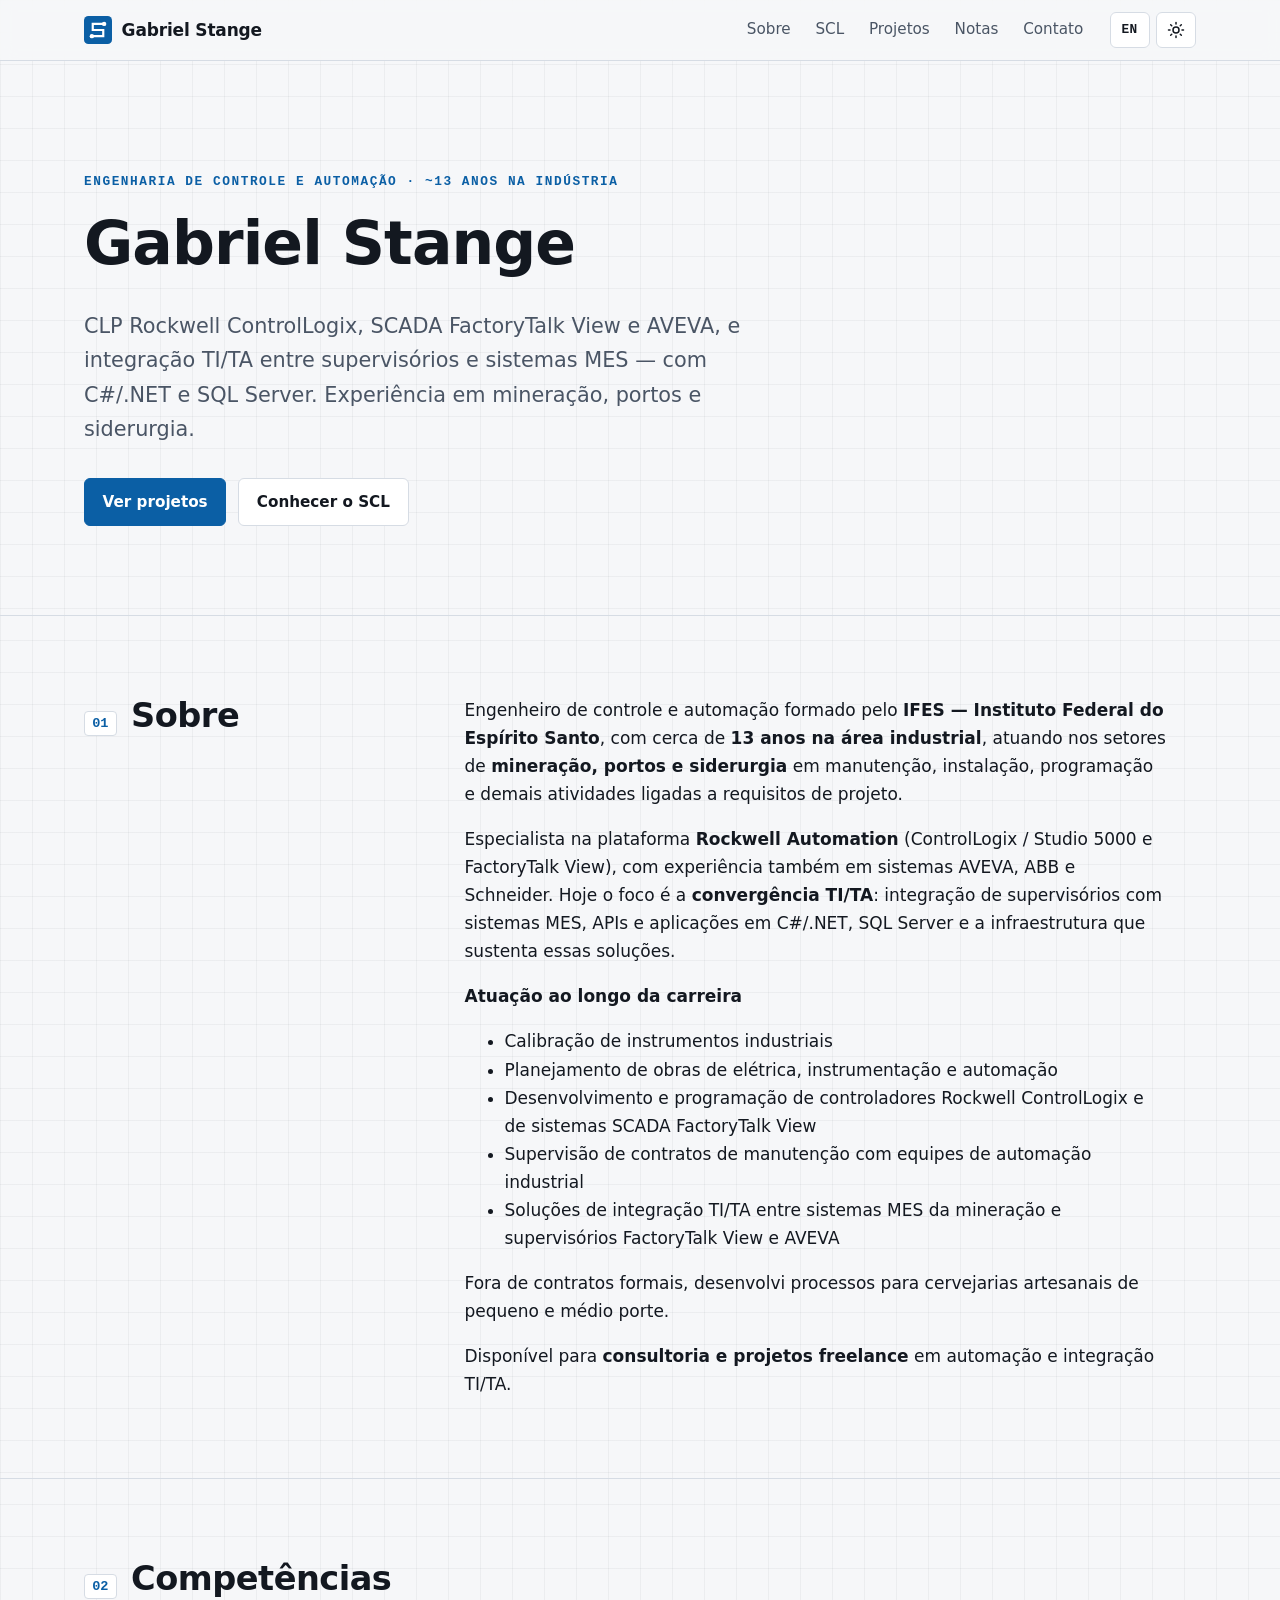
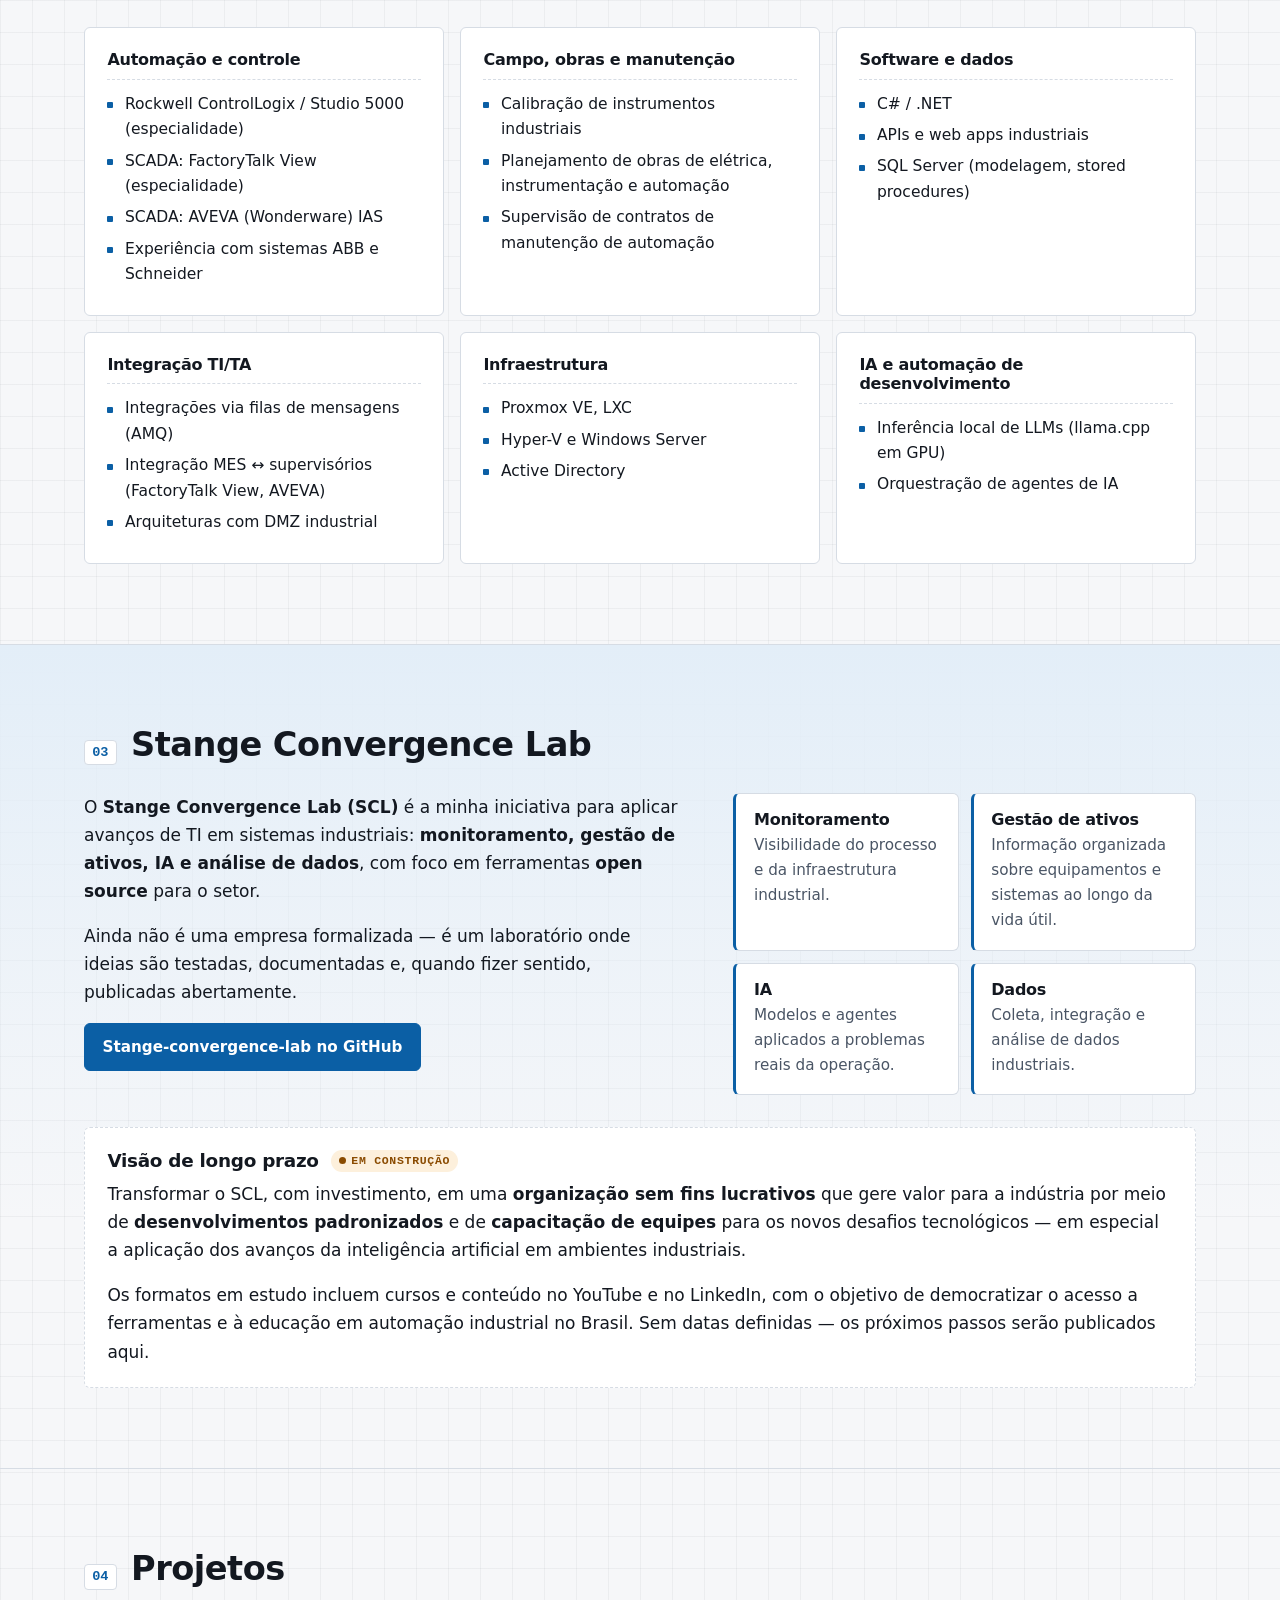
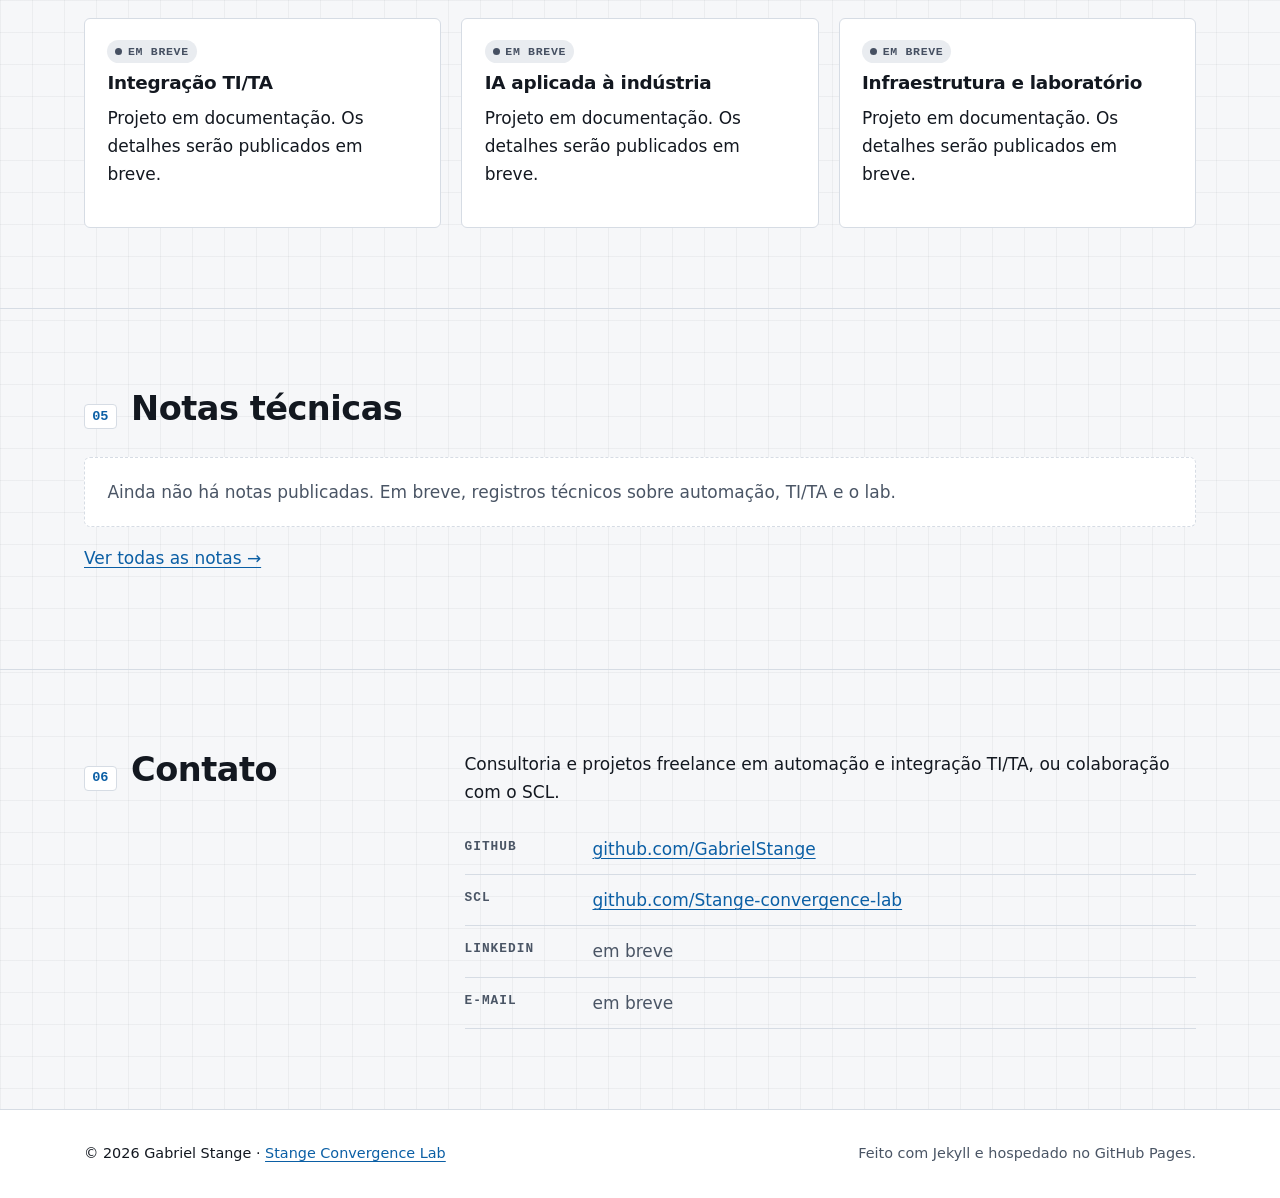
<file: index.html>
<!doctype html>
<html lang="pt-BR">
<head>
<meta charset="utf-8">
<meta name="viewport" content="width=device-width, initial-scale=1">
<script>
  /* Aplica o tema salvo antes da renderização para evitar "flash". */
  (function () {
    try {
      var s = localStorage.getItem("theme");
      if (s === "light" || s === "dark") document.documentElement.dataset.theme = s;
    } catch (e) {}
  })();
</script>
<!-- Begin Jekyll SEO tag v2.9.0 -->
<title>Automação industrial &amp; convergência TI/TA | Gabriel Stange</title>
<meta name="generator" content="Jekyll v4.4.1" />
<meta property="og:title" content="Automação industrial &amp; convergência TI/TA" />
<meta name="author" content="Gabriel Stange" />
<meta property="og:locale" content="pt_BR" />
<meta name="description" content="Gabriel Stange, engenheiro de controle e automação (IFES) com ~13 anos em mineração, portos e siderurgia: Rockwell ControlLogix, FactoryTalk View, AVEVA e integração TI/TA com MES. Consultoria e Stange Convergence Lab (SCL)." />
<meta name="twitter:description" property="og:description" content="Gabriel Stange, engenheiro de controle e automação (IFES) com ~13 anos em mineração, portos e siderurgia: Rockwell ControlLogix, FactoryTalk View, AVEVA e integração TI/TA com MES. Consultoria e Stange Convergence Lab (SCL)." />
<link rel="canonical" href="https://gabrielstange.github.io/" />
<meta property="og:url" content="https://gabrielstange.github.io/" />
<meta property="og:site_name" content="Gabriel Stange" />
<meta property="og:image" content="https://gabrielstange.github.io/assets/img/og-image.png" />
<meta property="og:type" content="website" />
<meta name="twitter:card" content="summary_large_image" />
<meta name="twitter:image" content="https://gabrielstange.github.io/assets/img/og-image.png" />
<meta name="twitter:title" content="Automação industrial &amp; convergência TI/TA" />
<script type="application/ld+json">
{"@context":"https://schema.org","@type":"WebSite","author":{"@type":"Person","name":"Gabriel Stange","url":"https://gabrielstange.github.io"},"description":"Gabriel Stange, engenheiro de controle e automação (IFES) com ~13 anos em mineração, portos e siderurgia: Rockwell ControlLogix, FactoryTalk View, AVEVA e integração TI/TA com MES. Consultoria e Stange Convergence Lab (SCL).","headline":"Automação industrial &amp; convergência TI/TA","image":"https://gabrielstange.github.io/assets/img/og-image.png","name":"Gabriel Stange","url":"https://gabrielstange.github.io/"}</script>
<!-- End Jekyll SEO tag -->

<link rel="alternate" hreflang="pt-BR" href="https://gabrielstange.github.io/">
<link rel="alternate" hreflang="en" href="https://gabrielstange.github.io/en/">
<link rel="alternate" hreflang="x-default" href="https://gabrielstange.github.io/">
<meta name="theme-color" content="#f6f7f9" media="(prefers-color-scheme: light)">
<meta name="theme-color" content="#0d1117" media="(prefers-color-scheme: dark)">
<link rel="icon" href="/assets/img/favicon.svg" type="image/svg+xml">
<link rel="stylesheet" href="/assets/css/main.css">

</head>
<body>
  <a class="skip-link" href="#conteudo">Pular para o conteúdo</a>
  <header class="site-header">
  <div class="container header-inner">
    <a class="brand" href="/">
      <img src="/assets/img/favicon.svg" alt="" width="28" height="28">
      <span class="brand-name">Gabriel Stange</span>
    </a>
    <nav class="site-nav" aria-label="Navegação principal">
      <ul>
        <li><a href="/#sobre">Sobre</a></li>
        <li><a href="/#scl">SCL</a></li>
        <li><a href="/#projetos">Projetos</a></li>
        <li><a href="/notas/">Notas</a></li>
        <li><a href="/#contato">Contato</a></li>
      </ul>
    </nav>
    <div class="header-tools">
      <a class="lang-switch" href="/en/" hreflang="en" lang="en" title="English">
        <span class="visually-hidden">English</span>
        <span aria-hidden="true">EN</span>
      </a>
      <button class="theme-toggle" type="button" aria-label="Alternar tema claro/escuro" title="Alternar tema claro/escuro">
        <svg class="icon icon-sun" viewBox="0 0 24 24" aria-hidden="true"><circle cx="12" cy="12" r="4"/><path d="M12 2v2M12 20v2M4.9 4.9l1.4 1.4M17.7 17.7l1.4 1.4M2 12h2M20 12h2M4.9 19.1l1.4-1.4M17.7 6.3l1.4-1.4"/></svg>
        <svg class="icon icon-moon" viewBox="0 0 24 24" aria-hidden="true"><path d="M20 14.5A8 8 0 0 1 9.5 4a8 8 0 1 0 10.5 10.5z"/></svg>
      </button>
    </div>
  </div>
</header>

  <main id="conteudo" tabindex="-1">
    <section class="hero" aria-labelledby="hero-title">
  <div class="container">
    <p class="eyebrow">Engenharia de controle e automação · ~13 anos na indústria</p>
    <h1 id="hero-title">Gabriel Stange</h1>
    <p class="lead">CLP Rockwell ControlLogix, SCADA FactoryTalk View e AVEVA, e integração TI/TA entre supervisórios e sistemas MES — com C#/.NET e SQL Server. Experiência em mineração, portos e siderurgia.</p>
    <p class="actions">
      <a class="btn btn-primary" href="#projetos">Ver projetos</a>
      <a class="btn" href="#scl">Conhecer o SCL</a>
    </p>
  </div>
</section>

<section class="section" id="sobre" aria-labelledby="sobre-title">
  <div class="container grid-2">
    <div class="section-head">
  <span class="section-index" aria-hidden="true">01</span>
  <h2 id="sobre-title">Sobre</h2>
</div>

    <div class="prose">
      <p>Engenheiro de controle e automação formado pelo <strong>IFES — Instituto Federal do
Espírito Santo</strong>, com cerca de <strong>13 anos na área industrial</strong>, atuando nos setores
de <strong>mineração, portos e siderurgia</strong> em manutenção, instalação, programação e
demais atividades ligadas a requisitos de projeto.</p>

<p>Especialista na plataforma <strong>Rockwell Automation</strong> (ControlLogix / Studio 5000 e
FactoryTalk View), com experiência também em sistemas AVEVA, ABB e Schneider.
Hoje o foco é a <strong>convergência TI/TA</strong>: integração de supervisórios com sistemas
MES, APIs e aplicações em C#/.NET, SQL Server e a infraestrutura que sustenta
essas soluções.</p>

<p><strong>Atuação ao longo da carreira</strong></p>

<ul>
  <li>Calibração de instrumentos industriais</li>
  <li>Planejamento de obras de elétrica, instrumentação e automação</li>
  <li>Desenvolvimento e programação de controladores Rockwell ControlLogix e de sistemas SCADA FactoryTalk View</li>
  <li>Supervisão de contratos de manutenção com equipes de automação industrial</li>
  <li>Soluções de integração TI/TA entre sistemas MES da mineração e supervisórios FactoryTalk View e AVEVA</li>
</ul>

<p>Fora de contratos formais, desenvolvi processos para cervejarias artesanais de
pequeno e médio porte.</p>

<p>Disponível para <strong>consultoria e projetos freelance</strong> em automação e integração TI/TA.</p>

    </div>
  </div>
</section>

<section class="section" id="competencias" aria-labelledby="competencias-title">
  <div class="container">
    <div class="section-head">
  <span class="section-index" aria-hidden="true">02</span>
  <h2 id="competencias-title">Competências</h2>
</div>

    <div class="skills">
      <div class="card skill-group">
        <h3>Automação e controle</h3>
        <ul>
          <li>Rockwell ControlLogix / Studio 5000 (especialidade)</li>
          <li>SCADA: FactoryTalk View (especialidade)</li>
          <li>SCADA: AVEVA (Wonderware) IAS</li>
          <li>Experiência com sistemas ABB e Schneider</li>
        </ul>
      </div>
      <div class="card skill-group">
        <h3>Campo, obras e manutenção</h3>
        <ul>
          <li>Calibração de instrumentos industriais</li>
          <li>Planejamento de obras de elétrica, instrumentação e automação</li>
          <li>Supervisão de contratos de manutenção de automação</li>
        </ul>
      </div>
      <div class="card skill-group">
        <h3>Software e dados</h3>
        <ul>
          <li>C# / .NET</li>
          <li>APIs e web apps industriais</li>
          <li>SQL Server (modelagem, stored procedures)</li>
        </ul>
      </div>
      <div class="card skill-group">
        <h3>Integração TI/TA</h3>
        <ul>
          <li>Integrações via filas de mensagens (AMQ)</li>
          <li>Integração MES ↔ supervisórios (FactoryTalk View, AVEVA)</li>
          <li>Arquiteturas com DMZ industrial</li>
        </ul>
      </div>
      <div class="card skill-group">
        <h3>Infraestrutura</h3>
        <ul>
          <li>Proxmox VE, LXC</li>
          <li>Hyper-V e Windows Server</li>
          <li>Active Directory</li>
        </ul>
      </div>
      <div class="card skill-group">
        <h3>IA e automação de desenvolvimento</h3>
        <ul>
          <li>Inferência local de LLMs (llama.cpp em GPU)</li>
          <li>Orquestração de agentes de IA</li>
        </ul>
      </div>
    </div>
  </div>
</section>

<section class="section section-scl" id="scl" aria-labelledby="scl-title">
  <div class="container">
    <div class="section-head">
  <span class="section-index" aria-hidden="true">03</span>
  <h2 id="scl-title">Stange Convergence Lab</h2>
</div>

    <div class="grid-2 scl-intro">
      <div class="prose">
        <p>O <strong>Stange Convergence Lab (SCL)</strong> é a minha iniciativa para aplicar avanços
de TI em sistemas industriais: <strong>monitoramento, gestão de ativos, IA e análise
de dados</strong>, com foco em ferramentas <strong>open source</strong> para o setor.</p>

<p>Ainda não é uma empresa formalizada — é um laboratório onde ideias são
testadas, documentadas e, quando fizer sentido, publicadas abertamente.</p>

        <p><a class="btn btn-primary" href="https://github.com/Stange-convergence-lab">Stange-convergence-lab no GitHub</a></p>
      </div>
      <ul class="pillars">
        <li class="card pillar">
          <h3>Monitoramento</h3>
          <p>Visibilidade do processo e da infraestrutura industrial.</p>
        </li>
        <li class="card pillar">
          <h3>Gestão de ativos</h3>
          <p>Informação organizada sobre equipamentos e sistemas ao longo da vida útil.</p>
        </li>
        <li class="card pillar">
          <h3>IA</h3>
          <p>Modelos e agentes aplicados a problemas reais da operação.</p>
        </li>
        <li class="card pillar">
          <h3>Dados</h3>
          <p>Coleta, integração e análise de dados industriais.</p>
        </li>
      </ul>
    </div>
    <aside class="card vision" aria-labelledby="scl-vision-title">
      <div class="vision-head">
        <h3 id="scl-vision-title">Visão de longo prazo</h3>
        <span class="status status-in-progress">Em construção</span>
      </div>
      <p>Transformar o SCL, com investimento, em uma <strong>organização sem fins lucrativos</strong>
que gere valor para a indústria por meio de <strong>desenvolvimentos padronizados</strong> e
de <strong>capacitação de equipes</strong> para os novos desafios tecnológicos — em especial
a aplicação dos avanços da inteligência artificial em ambientes industriais.</p>

<p>Os formatos em estudo incluem cursos e conteúdo no YouTube e no LinkedIn, com o
objetivo de democratizar o acesso a ferramentas e à educação em automação
industrial no Brasil. Sem datas definidas — os próximos passos serão publicados aqui.</p>

    </aside>
  </div>
</section>

<section class="section" id="projetos" aria-labelledby="projetos-title">
  <div class="container">
    <div class="section-head">
  <span class="section-index" aria-hidden="true">04</span>
  <h2 id="projetos-title">Projetos</h2>
</div>

    <div class="projects">
      <article class="card project" id="projeto-em-breve-integracao" aria-labelledby="projeto-em-breve-integracao-title">
  <header class="card-head">
    <h3 id="projeto-em-breve-integracao-title">Integração TI/TA</h3>
    <span class="status status-soon"><span class="visually-hidden">Status: </span>Em breve</span>
  </header>
  <p>Projeto em documentação. Os detalhes serão publicados em breve.</p>
</article>

      <article class="card project" id="projeto-em-breve-ia" aria-labelledby="projeto-em-breve-ia-title">
  <header class="card-head">
    <h3 id="projeto-em-breve-ia-title">IA aplicada à indústria</h3>
    <span class="status status-soon"><span class="visually-hidden">Status: </span>Em breve</span>
  </header>
  <p>Projeto em documentação. Os detalhes serão publicados em breve.</p>
</article>

      <article class="card project" id="projeto-em-breve-infraestrutura" aria-labelledby="projeto-em-breve-infraestrutura-title">
  <header class="card-head">
    <h3 id="projeto-em-breve-infraestrutura-title">Infraestrutura e laboratório</h3>
    <span class="status status-soon"><span class="visually-hidden">Status: </span>Em breve</span>
  </header>
  <p>Projeto em documentação. Os detalhes serão publicados em breve.</p>
</article>

    </div>
  </div>
</section>

<section class="section" id="notas" aria-labelledby="notas-title">
  <div class="container">
    <div class="section-head">
  <span class="section-index" aria-hidden="true">05</span>
  <h2 id="notas-title">Notas técnicas</h2>
</div>

    
<p class="empty">Ainda não há notas publicadas. Em breve, registros técnicos sobre automação, TI/TA e o lab.</p>

    <p><a href="/notas/">Ver todas as notas →</a></p>
  </div>
</section>

<section class="section" id="contato" aria-labelledby="contato-title">
  <div class="container grid-2">
    <div class="section-head">
  <span class="section-index" aria-hidden="true">06</span>
  <h2 id="contato-title">Contato</h2>
</div>

    <div>
      <p>Consultoria e projetos freelance em automação e integração TI/TA, ou colaboração com o SCL.</p>
      <ul class="contact-list">
        <li>
          <span class="contact-label">GitHub</span>
          <a href="https://github.com/GabrielStange">github.com/GabrielStange</a>
        </li>
        <li>
          <span class="contact-label">SCL</span>
          <a href="https://github.com/Stange-convergence-lab">github.com/Stange-convergence-lab</a>
        </li>
        <li>
          <span class="contact-label">LinkedIn</span>
          <!-- TODO: preencher `linkedin` em _data/links.yml -->
          <span class="muted">em breve</span>
        </li>
        <li>
          <span class="contact-label">E-mail</span>
          <!-- TODO: preencher `email` em _data/links.yml -->
          <span class="muted">em breve</span>
        </li>
      </ul>
    </div>
  </div>
</section>

  </main>
  <footer class="site-footer">
  <div class="container footer-inner">
    <p>© 2026 Gabriel Stange · <a href="https://github.com/Stange-convergence-lab">Stange Convergence Lab</a></p>
    <p class="muted">Feito com Jekyll e hospedado no GitHub Pages.</p>
  </div>
</footer>

  <script src="/assets/js/main.js" defer></script>
</body>
</html>
</file>
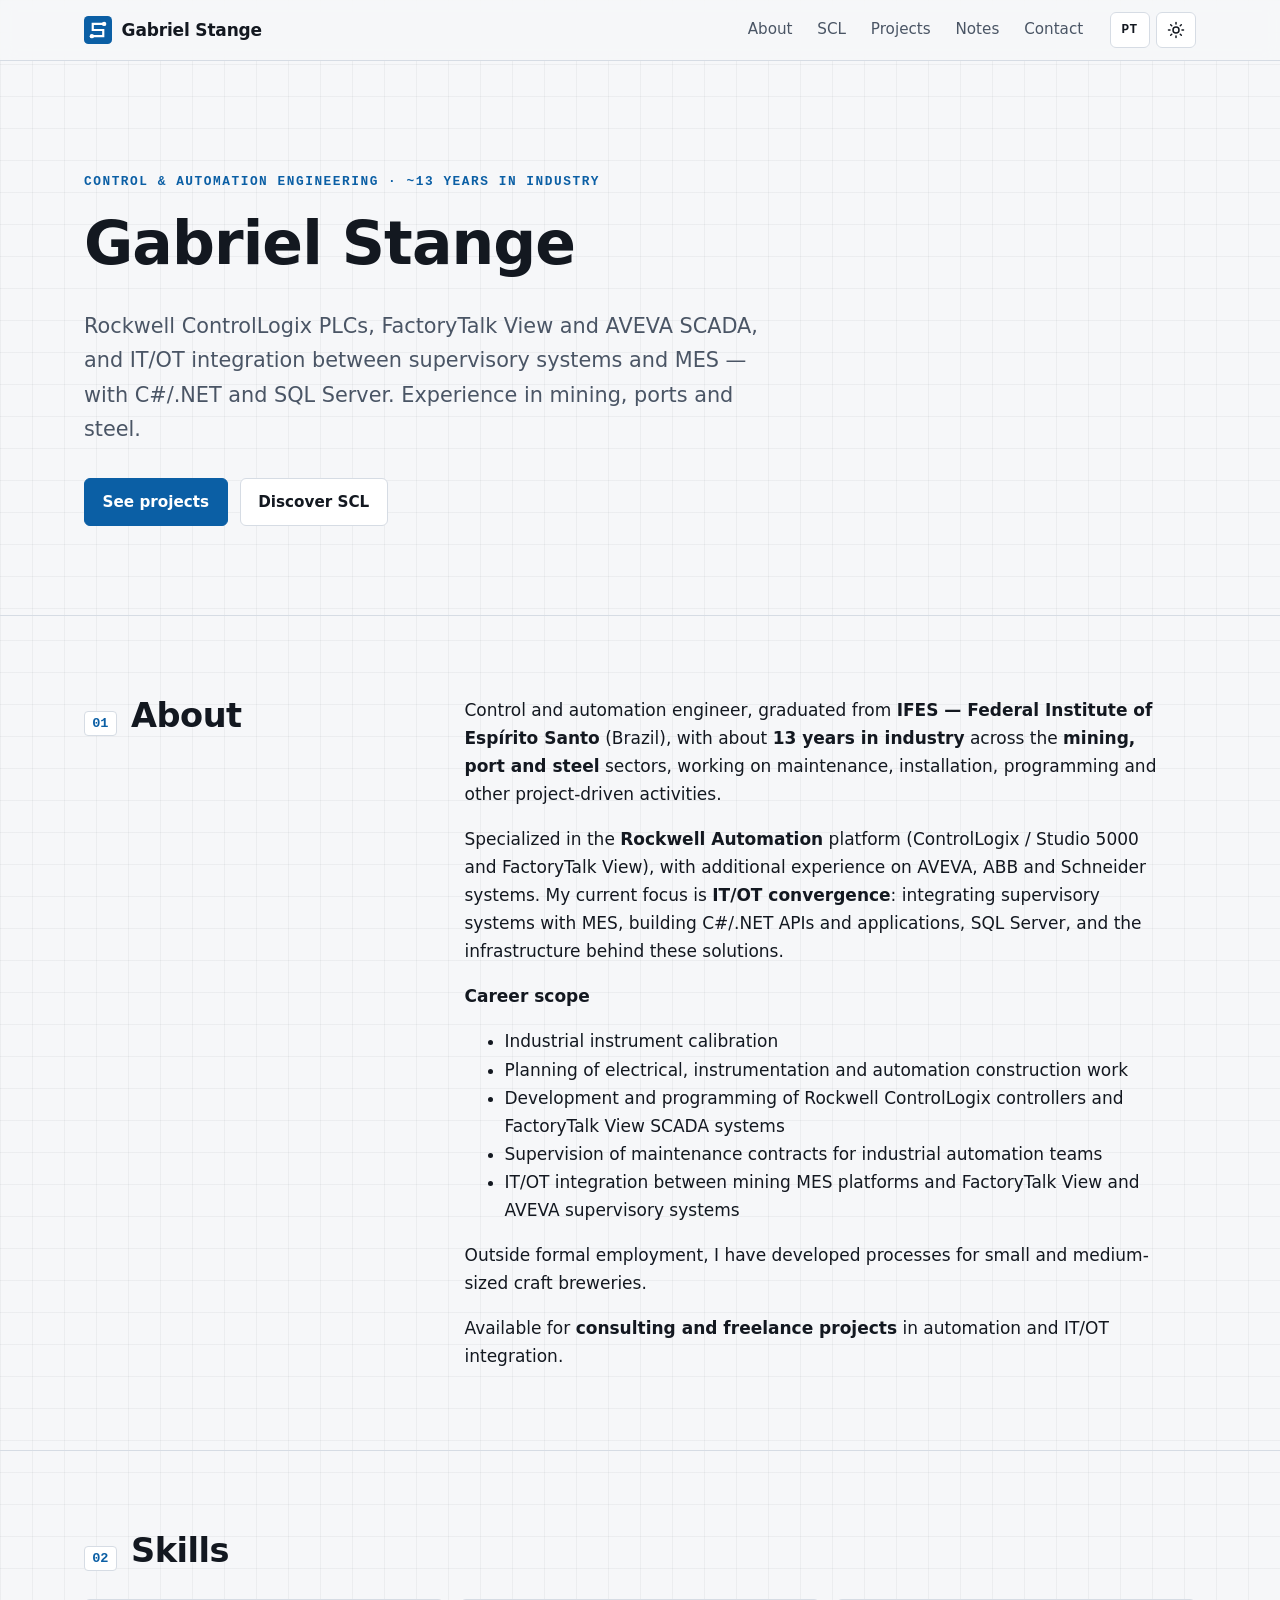
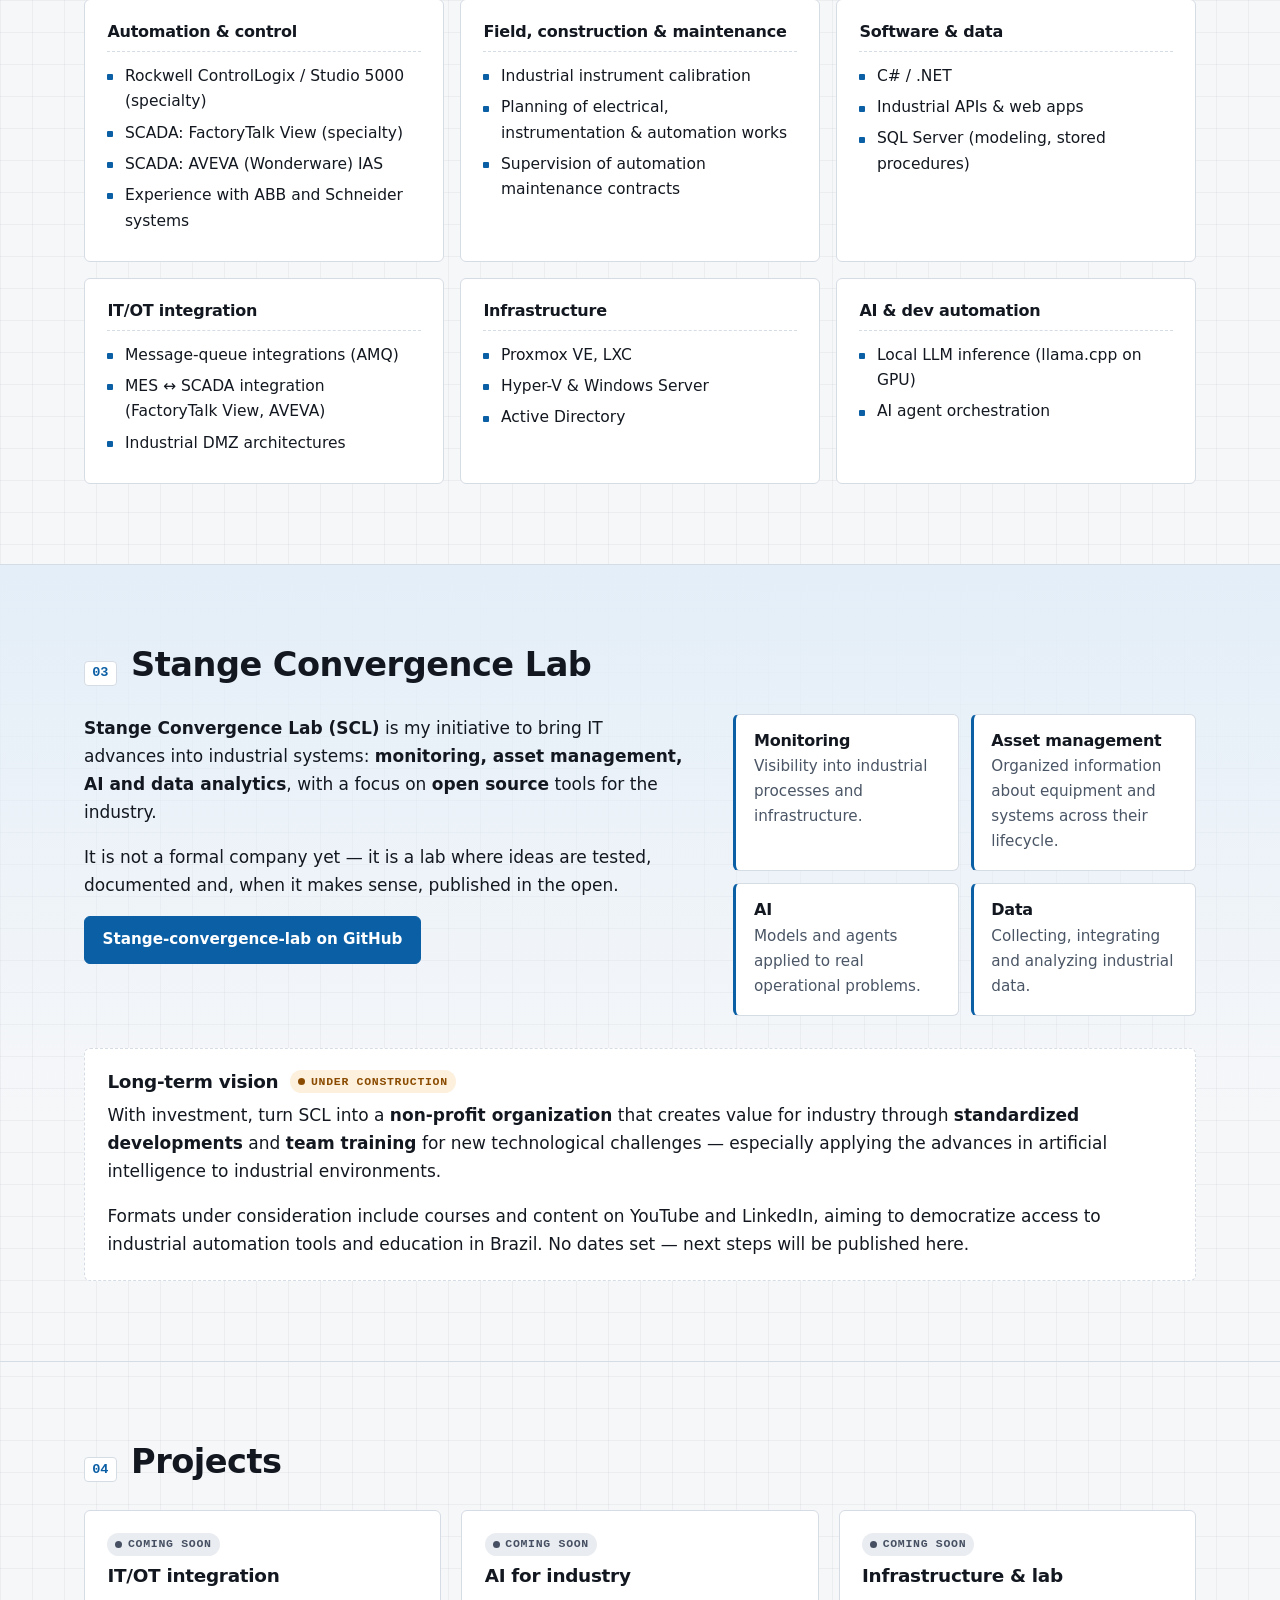
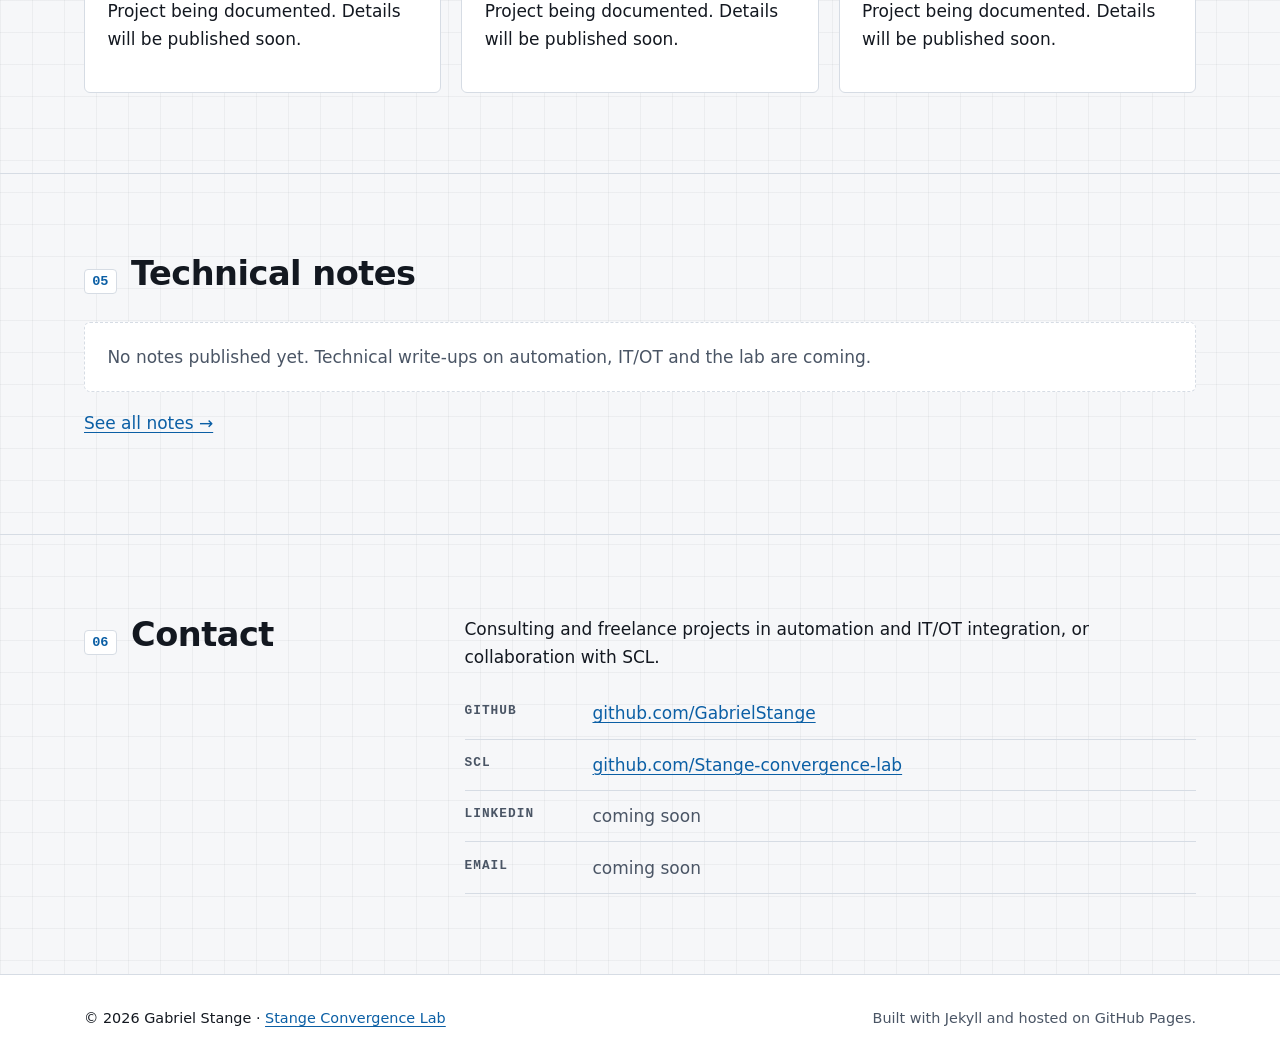
<file: en/index.html>
<!doctype html>
<html lang="en">
<head>
<meta charset="utf-8">
<meta name="viewport" content="width=device-width, initial-scale=1">
<script>
  /* Aplica o tema salvo antes da renderização para evitar "flash". */
  (function () {
    try {
      var s = localStorage.getItem("theme");
      if (s === "light" || s === "dark") document.documentElement.dataset.theme = s;
    } catch (e) {}
  })();
</script>
<!-- Begin Jekyll SEO tag v2.9.0 -->
<title>Industrial automation &amp; IT/OT convergence | Gabriel Stange</title>
<meta name="generator" content="Jekyll v4.4.1" />
<meta property="og:title" content="Industrial automation &amp; IT/OT convergence" />
<meta name="author" content="Gabriel Stange" />
<meta property="og:locale" content="en_US" />
<meta name="description" content="Gabriel Stange, control and automation engineer with ~13 years in mining, ports and steel: Rockwell ControlLogix, FactoryTalk View, AVEVA and IT/OT integration with MES. Consulting and Stange Convergence Lab (SCL)." />
<meta name="twitter:description" property="og:description" content="Gabriel Stange, control and automation engineer with ~13 years in mining, ports and steel: Rockwell ControlLogix, FactoryTalk View, AVEVA and IT/OT integration with MES. Consulting and Stange Convergence Lab (SCL)." />
<link rel="canonical" href="https://gabrielstange.github.io/en/" />
<meta property="og:url" content="https://gabrielstange.github.io/en/" />
<meta property="og:site_name" content="Gabriel Stange" />
<meta property="og:image" content="https://gabrielstange.github.io/assets/img/og-image.png" />
<meta property="og:type" content="website" />
<meta name="twitter:card" content="summary_large_image" />
<meta name="twitter:image" content="https://gabrielstange.github.io/assets/img/og-image.png" />
<meta name="twitter:title" content="Industrial automation &amp; IT/OT convergence" />
<script type="application/ld+json">
{"@context":"https://schema.org","@type":"WebPage","author":{"@type":"Person","name":"Gabriel Stange","url":"https://gabrielstange.github.io"},"description":"Gabriel Stange, control and automation engineer with ~13 years in mining, ports and steel: Rockwell ControlLogix, FactoryTalk View, AVEVA and IT/OT integration with MES. Consulting and Stange Convergence Lab (SCL).","headline":"Industrial automation &amp; IT/OT convergence","image":"https://gabrielstange.github.io/assets/img/og-image.png","url":"https://gabrielstange.github.io/en/"}</script>
<!-- End Jekyll SEO tag -->

<link rel="alternate" hreflang="en" href="https://gabrielstange.github.io/en/">
<link rel="alternate" hreflang="pt-BR" href="https://gabrielstange.github.io/">
<link rel="alternate" hreflang="x-default" href="https://gabrielstange.github.io/">
<meta name="theme-color" content="#f6f7f9" media="(prefers-color-scheme: light)">
<meta name="theme-color" content="#0d1117" media="(prefers-color-scheme: dark)">
<link rel="icon" href="/assets/img/favicon.svg" type="image/svg+xml">
<link rel="stylesheet" href="/assets/css/main.css">

</head>
<body>
  <a class="skip-link" href="#conteudo">Skip to content</a>
  <header class="site-header">
  <div class="container header-inner">
    <a class="brand" href="/en/">
      <img src="/assets/img/favicon.svg" alt="" width="28" height="28">
      <span class="brand-name">Gabriel Stange</span>
    </a>
    <nav class="site-nav" aria-label="Main navigation">
      <ul>
        <li><a href="/en/#sobre">About</a></li>
        <li><a href="/en/#scl">SCL</a></li>
        <li><a href="/en/#projetos">Projects</a></li>
        <li><a href="/en/notes/">Notes</a></li>
        <li><a href="/en/#contato">Contact</a></li>
      </ul>
    </nav>
    <div class="header-tools">
      <a class="lang-switch" href="/" hreflang="pt-BR" lang="pt-BR" title="Português">
        <span class="visually-hidden">Português</span>
        <span aria-hidden="true">PT</span>
      </a>
      <button class="theme-toggle" type="button" aria-label="Toggle light/dark theme" title="Toggle light/dark theme">
        <svg class="icon icon-sun" viewBox="0 0 24 24" aria-hidden="true"><circle cx="12" cy="12" r="4"/><path d="M12 2v2M12 20v2M4.9 4.9l1.4 1.4M17.7 17.7l1.4 1.4M2 12h2M20 12h2M4.9 19.1l1.4-1.4M17.7 6.3l1.4-1.4"/></svg>
        <svg class="icon icon-moon" viewBox="0 0 24 24" aria-hidden="true"><path d="M20 14.5A8 8 0 0 1 9.5 4a8 8 0 1 0 10.5 10.5z"/></svg>
      </button>
    </div>
  </div>
</header>

  <main id="conteudo" tabindex="-1">
    <section class="hero" aria-labelledby="hero-title">
  <div class="container">
    <p class="eyebrow">Control & automation engineering · ~13 years in industry</p>
    <h1 id="hero-title">Gabriel Stange</h1>
    <p class="lead">Rockwell ControlLogix PLCs, FactoryTalk View and AVEVA SCADA, and IT/OT integration between supervisory systems and MES — with C#/.NET and SQL Server. Experience in mining, ports and steel.</p>
    <p class="actions">
      <a class="btn btn-primary" href="#projetos">See projects</a>
      <a class="btn" href="#scl">Discover SCL</a>
    </p>
  </div>
</section>

<section class="section" id="sobre" aria-labelledby="sobre-title">
  <div class="container grid-2">
    <div class="section-head">
  <span class="section-index" aria-hidden="true">01</span>
  <h2 id="sobre-title">About</h2>
</div>

    <div class="prose">
      <p>Control and automation engineer, graduated from <strong>IFES — Federal Institute of
Espírito Santo</strong> (Brazil), with about <strong>13 years in industry</strong> across the
<strong>mining, port and steel</strong> sectors, working on maintenance, installation,
programming and other project-driven activities.</p>

<p>Specialized in the <strong>Rockwell Automation</strong> platform (ControlLogix / Studio 5000
and FactoryTalk View), with additional experience on AVEVA, ABB and Schneider
systems. My current focus is <strong>IT/OT convergence</strong>: integrating supervisory
systems with MES, building C#/.NET APIs and applications, SQL Server, and the
infrastructure behind these solutions.</p>

<p><strong>Career scope</strong></p>

<ul>
  <li>Industrial instrument calibration</li>
  <li>Planning of electrical, instrumentation and automation construction work</li>
  <li>Development and programming of Rockwell ControlLogix controllers and FactoryTalk View SCADA systems</li>
  <li>Supervision of maintenance contracts for industrial automation teams</li>
  <li>IT/OT integration between mining MES platforms and FactoryTalk View and AVEVA supervisory systems</li>
</ul>

<p>Outside formal employment, I have developed processes for small and
medium-sized craft breweries.</p>

<p>Available for <strong>consulting and freelance projects</strong> in automation and IT/OT integration.</p>

    </div>
  </div>
</section>

<section class="section" id="competencias" aria-labelledby="competencias-title">
  <div class="container">
    <div class="section-head">
  <span class="section-index" aria-hidden="true">02</span>
  <h2 id="competencias-title">Skills</h2>
</div>

    <div class="skills">
      <div class="card skill-group">
        <h3>Automation & control</h3>
        <ul>
          <li>Rockwell ControlLogix / Studio 5000 (specialty)</li>
          <li>SCADA: FactoryTalk View (specialty)</li>
          <li>SCADA: AVEVA (Wonderware) IAS</li>
          <li>Experience with ABB and Schneider systems</li>
        </ul>
      </div>
      <div class="card skill-group">
        <h3>Field, construction & maintenance</h3>
        <ul>
          <li>Industrial instrument calibration</li>
          <li>Planning of electrical, instrumentation & automation works</li>
          <li>Supervision of automation maintenance contracts</li>
        </ul>
      </div>
      <div class="card skill-group">
        <h3>Software & data</h3>
        <ul>
          <li>C# / .NET</li>
          <li>Industrial APIs & web apps</li>
          <li>SQL Server (modeling, stored procedures)</li>
        </ul>
      </div>
      <div class="card skill-group">
        <h3>IT/OT integration</h3>
        <ul>
          <li>Message-queue integrations (AMQ)</li>
          <li>MES ↔ SCADA integration (FactoryTalk View, AVEVA)</li>
          <li>Industrial DMZ architectures</li>
        </ul>
      </div>
      <div class="card skill-group">
        <h3>Infrastructure</h3>
        <ul>
          <li>Proxmox VE, LXC</li>
          <li>Hyper-V & Windows Server</li>
          <li>Active Directory</li>
        </ul>
      </div>
      <div class="card skill-group">
        <h3>AI & dev automation</h3>
        <ul>
          <li>Local LLM inference (llama.cpp on GPU)</li>
          <li>AI agent orchestration</li>
        </ul>
      </div>
    </div>
  </div>
</section>

<section class="section section-scl" id="scl" aria-labelledby="scl-title">
  <div class="container">
    <div class="section-head">
  <span class="section-index" aria-hidden="true">03</span>
  <h2 id="scl-title">Stange Convergence Lab</h2>
</div>

    <div class="grid-2 scl-intro">
      <div class="prose">
        <p><strong>Stange Convergence Lab (SCL)</strong> is my initiative to bring IT advances into
industrial systems: <strong>monitoring, asset management, AI and data analytics</strong>,
with a focus on <strong>open source</strong> tools for the industry.</p>

<p>It is not a formal company yet — it is a lab where ideas are tested,
documented and, when it makes sense, published in the open.</p>

        <p><a class="btn btn-primary" href="https://github.com/Stange-convergence-lab">Stange-convergence-lab on GitHub</a></p>
      </div>
      <ul class="pillars">
        <li class="card pillar">
          <h3>Monitoring</h3>
          <p>Visibility into industrial processes and infrastructure.</p>
        </li>
        <li class="card pillar">
          <h3>Asset management</h3>
          <p>Organized information about equipment and systems across their lifecycle.</p>
        </li>
        <li class="card pillar">
          <h3>AI</h3>
          <p>Models and agents applied to real operational problems.</p>
        </li>
        <li class="card pillar">
          <h3>Data</h3>
          <p>Collecting, integrating and analyzing industrial data.</p>
        </li>
      </ul>
    </div>
    <aside class="card vision" aria-labelledby="scl-vision-title">
      <div class="vision-head">
        <h3 id="scl-vision-title">Long-term vision</h3>
        <span class="status status-in-progress">Under construction</span>
      </div>
      <p>With investment, turn SCL into a <strong>non-profit organization</strong> that creates value
for industry through <strong>standardized developments</strong> and <strong>team training</strong> for new
technological challenges — especially applying the advances in artificial
intelligence to industrial environments.</p>

<p>Formats under consideration include courses and content on YouTube and
LinkedIn, aiming to democratize access to industrial automation tools and
education in Brazil. No dates set — next steps will be published here.</p>

    </aside>
  </div>
</section>

<section class="section" id="projetos" aria-labelledby="projetos-title">
  <div class="container">
    <div class="section-head">
  <span class="section-index" aria-hidden="true">04</span>
  <h2 id="projetos-title">Projects</h2>
</div>

    <div class="projects">
      <article class="card project" id="projeto-em-breve-integracao" aria-labelledby="projeto-em-breve-integracao-title">
  <header class="card-head">
    <h3 id="projeto-em-breve-integracao-title">IT/OT integration</h3>
    <span class="status status-soon"><span class="visually-hidden">Status: </span>Coming soon</span>
  </header>
  <p>Project being documented. Details will be published soon.</p>
</article>

      <article class="card project" id="projeto-em-breve-ia" aria-labelledby="projeto-em-breve-ia-title">
  <header class="card-head">
    <h3 id="projeto-em-breve-ia-title">AI for industry</h3>
    <span class="status status-soon"><span class="visually-hidden">Status: </span>Coming soon</span>
  </header>
  <p>Project being documented. Details will be published soon.</p>
</article>

      <article class="card project" id="projeto-em-breve-infraestrutura" aria-labelledby="projeto-em-breve-infraestrutura-title">
  <header class="card-head">
    <h3 id="projeto-em-breve-infraestrutura-title">Infrastructure & lab</h3>
    <span class="status status-soon"><span class="visually-hidden">Status: </span>Coming soon</span>
  </header>
  <p>Project being documented. Details will be published soon.</p>
</article>

    </div>
  </div>
</section>

<section class="section" id="notas" aria-labelledby="notas-title">
  <div class="container">
    <div class="section-head">
  <span class="section-index" aria-hidden="true">05</span>
  <h2 id="notas-title">Technical notes</h2>
</div>

    
<p class="empty">No notes published yet. Technical write-ups on automation, IT/OT and the lab are coming.</p>

    <p><a href="/en/notes/">See all notes →</a></p>
  </div>
</section>

<section class="section" id="contato" aria-labelledby="contato-title">
  <div class="container grid-2">
    <div class="section-head">
  <span class="section-index" aria-hidden="true">06</span>
  <h2 id="contato-title">Contact</h2>
</div>

    <div>
      <p>Consulting and freelance projects in automation and IT/OT integration, or collaboration with SCL.</p>
      <ul class="contact-list">
        <li>
          <span class="contact-label">GitHub</span>
          <a href="https://github.com/GabrielStange">github.com/GabrielStange</a>
        </li>
        <li>
          <span class="contact-label">SCL</span>
          <a href="https://github.com/Stange-convergence-lab">github.com/Stange-convergence-lab</a>
        </li>
        <li>
          <span class="contact-label">LinkedIn</span>
          <!-- TODO: preencher `linkedin` em _data/links.yml -->
          <span class="muted">coming soon</span>
        </li>
        <li>
          <span class="contact-label">Email</span>
          <!-- TODO: preencher `email` em _data/links.yml -->
          <span class="muted">coming soon</span>
        </li>
      </ul>
    </div>
  </div>
</section>

  </main>
  <footer class="site-footer">
  <div class="container footer-inner">
    <p>© 2026 Gabriel Stange · <a href="https://github.com/Stange-convergence-lab">Stange Convergence Lab</a></p>
    <p class="muted">Built with Jekyll and hosted on GitHub Pages.</p>
  </div>
</footer>

  <script src="/assets/js/main.js" defer></script>
</body>
</html>
</file>
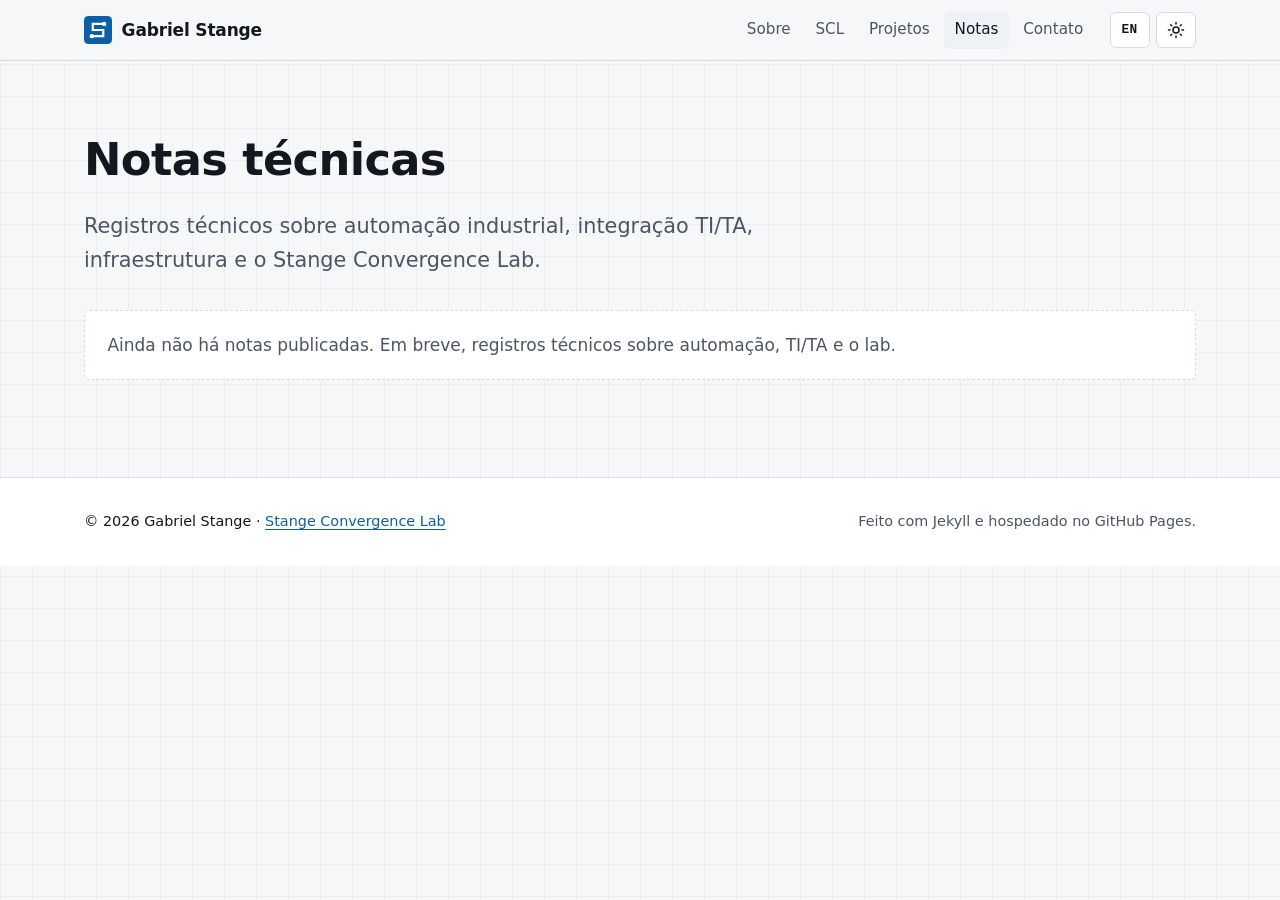
<file: notas/index.html>
<!doctype html>
<html lang="pt-BR">
<head>
<meta charset="utf-8">
<meta name="viewport" content="width=device-width, initial-scale=1">
<script>
  /* Aplica o tema salvo antes da renderização para evitar "flash". */
  (function () {
    try {
      var s = localStorage.getItem("theme");
      if (s === "light" || s === "dark") document.documentElement.dataset.theme = s;
    } catch (e) {}
  })();
</script>
<!-- Begin Jekyll SEO tag v2.9.0 -->
<title>Notas técnicas | Gabriel Stange</title>
<meta name="generator" content="Jekyll v4.4.1" />
<meta property="og:title" content="Notas técnicas" />
<meta name="author" content="Gabriel Stange" />
<meta property="og:locale" content="pt_BR" />
<meta name="description" content="Registros técnicos sobre automação industrial, integração TI/TA, infraestrutura e o Stange Convergence Lab." />
<meta name="twitter:description" property="og:description" content="Registros técnicos sobre automação industrial, integração TI/TA, infraestrutura e o Stange Convergence Lab." />
<link rel="canonical" href="https://gabrielstange.github.io/notas/" />
<meta property="og:url" content="https://gabrielstange.github.io/notas/" />
<meta property="og:site_name" content="Gabriel Stange" />
<meta property="og:image" content="https://gabrielstange.github.io/assets/img/og-image.png" />
<meta property="og:type" content="website" />
<meta name="twitter:card" content="summary_large_image" />
<meta name="twitter:image" content="https://gabrielstange.github.io/assets/img/og-image.png" />
<meta name="twitter:title" content="Notas técnicas" />
<script type="application/ld+json">
{"@context":"https://schema.org","@type":"WebPage","author":{"@type":"Person","name":"Gabriel Stange","url":"https://gabrielstange.github.io"},"description":"Registros técnicos sobre automação industrial, integração TI/TA, infraestrutura e o Stange Convergence Lab.","headline":"Notas técnicas","image":"https://gabrielstange.github.io/assets/img/og-image.png","url":"https://gabrielstange.github.io/notas/"}</script>
<!-- End Jekyll SEO tag -->

<link rel="alternate" hreflang="pt-BR" href="https://gabrielstange.github.io/notas/">
<link rel="alternate" hreflang="en" href="https://gabrielstange.github.io/en/notes/">
<link rel="alternate" hreflang="x-default" href="https://gabrielstange.github.io/notas/">
<meta name="theme-color" content="#f6f7f9" media="(prefers-color-scheme: light)">
<meta name="theme-color" content="#0d1117" media="(prefers-color-scheme: dark)">
<link rel="icon" href="/assets/img/favicon.svg" type="image/svg+xml">
<link rel="stylesheet" href="/assets/css/main.css">

</head>
<body>
  <a class="skip-link" href="#conteudo">Pular para o conteúdo</a>
  <header class="site-header">
  <div class="container header-inner">
    <a class="brand" href="/">
      <img src="/assets/img/favicon.svg" alt="" width="28" height="28">
      <span class="brand-name">Gabriel Stange</span>
    </a>
    <nav class="site-nav" aria-label="Navegação principal">
      <ul>
        <li><a href="/#sobre">Sobre</a></li>
        <li><a href="/#scl">SCL</a></li>
        <li><a href="/#projetos">Projetos</a></li>
        <li><a href="/notas/" aria-current="page">Notas</a></li>
        <li><a href="/#contato">Contato</a></li>
      </ul>
    </nav>
    <div class="header-tools">
      <a class="lang-switch" href="/en/notes/" hreflang="en" lang="en" title="English">
        <span class="visually-hidden">English</span>
        <span aria-hidden="true">EN</span>
      </a>
      <button class="theme-toggle" type="button" aria-label="Alternar tema claro/escuro" title="Alternar tema claro/escuro">
        <svg class="icon icon-sun" viewBox="0 0 24 24" aria-hidden="true"><circle cx="12" cy="12" r="4"/><path d="M12 2v2M12 20v2M4.9 4.9l1.4 1.4M17.7 17.7l1.4 1.4M2 12h2M20 12h2M4.9 19.1l1.4-1.4M17.7 6.3l1.4-1.4"/></svg>
        <svg class="icon icon-moon" viewBox="0 0 24 24" aria-hidden="true"><path d="M20 14.5A8 8 0 0 1 9.5 4a8 8 0 1 0 10.5 10.5z"/></svg>
      </button>
    </div>
  </div>
</header>

  <main id="conteudo" tabindex="-1">
    <section class="container page">
  <header class="page-head">
    <h1>Notas técnicas</h1><p class="lead">Registros técnicos sobre automação industrial, integração TI/TA, infraestrutura e o Stange Convergence Lab.</p>
  </header>
  
<p class="empty">Ainda não há notas publicadas. Em breve, registros técnicos sobre automação, TI/TA e o lab.</p>

</section>

  </main>
  <footer class="site-footer">
  <div class="container footer-inner">
    <p>© 2026 Gabriel Stange · <a href="https://github.com/Stange-convergence-lab">Stange Convergence Lab</a></p>
    <p class="muted">Feito com Jekyll e hospedado no GitHub Pages.</p>
  </div>
</footer>

  <script src="/assets/js/main.js" defer></script>
</body>
</html>
</file>
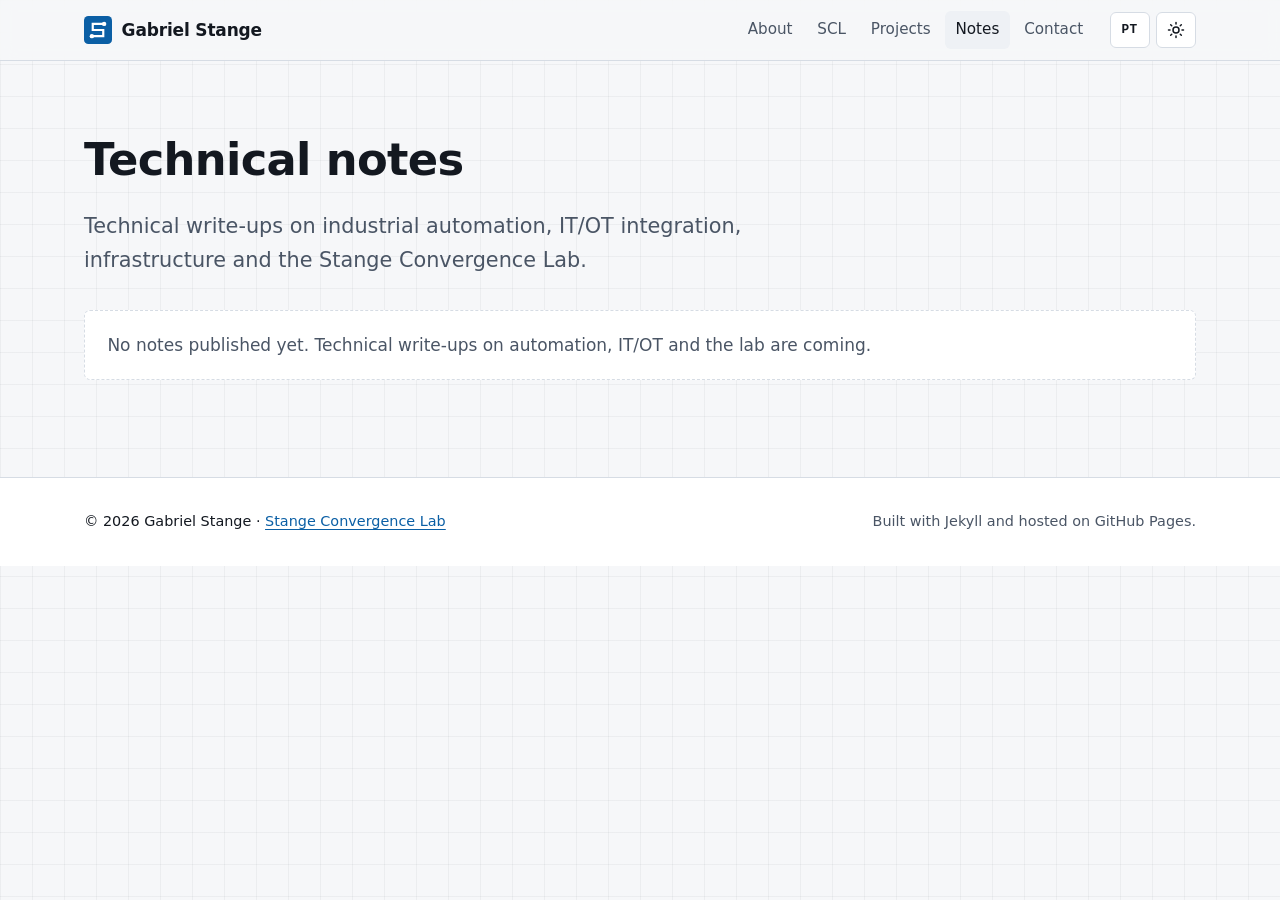
<file: en/notes/index.html>
<!doctype html>
<html lang="en">
<head>
<meta charset="utf-8">
<meta name="viewport" content="width=device-width, initial-scale=1">
<script>
  /* Aplica o tema salvo antes da renderização para evitar "flash". */
  (function () {
    try {
      var s = localStorage.getItem("theme");
      if (s === "light" || s === "dark") document.documentElement.dataset.theme = s;
    } catch (e) {}
  })();
</script>
<!-- Begin Jekyll SEO tag v2.9.0 -->
<title>Technical notes | Gabriel Stange</title>
<meta name="generator" content="Jekyll v4.4.1" />
<meta property="og:title" content="Technical notes" />
<meta name="author" content="Gabriel Stange" />
<meta property="og:locale" content="en_US" />
<meta name="description" content="Technical write-ups on industrial automation, IT/OT integration, infrastructure and the Stange Convergence Lab." />
<meta name="twitter:description" property="og:description" content="Technical write-ups on industrial automation, IT/OT integration, infrastructure and the Stange Convergence Lab." />
<link rel="canonical" href="https://gabrielstange.github.io/en/notes/" />
<meta property="og:url" content="https://gabrielstange.github.io/en/notes/" />
<meta property="og:site_name" content="Gabriel Stange" />
<meta property="og:image" content="https://gabrielstange.github.io/assets/img/og-image.png" />
<meta property="og:type" content="website" />
<meta name="twitter:card" content="summary_large_image" />
<meta name="twitter:image" content="https://gabrielstange.github.io/assets/img/og-image.png" />
<meta name="twitter:title" content="Technical notes" />
<script type="application/ld+json">
{"@context":"https://schema.org","@type":"WebPage","author":{"@type":"Person","name":"Gabriel Stange","url":"https://gabrielstange.github.io"},"description":"Technical write-ups on industrial automation, IT/OT integration, infrastructure and the Stange Convergence Lab.","headline":"Technical notes","image":"https://gabrielstange.github.io/assets/img/og-image.png","url":"https://gabrielstange.github.io/en/notes/"}</script>
<!-- End Jekyll SEO tag -->

<link rel="alternate" hreflang="en" href="https://gabrielstange.github.io/en/notes/">
<link rel="alternate" hreflang="pt-BR" href="https://gabrielstange.github.io/notas/">
<link rel="alternate" hreflang="x-default" href="https://gabrielstange.github.io/notas/">
<meta name="theme-color" content="#f6f7f9" media="(prefers-color-scheme: light)">
<meta name="theme-color" content="#0d1117" media="(prefers-color-scheme: dark)">
<link rel="icon" href="/assets/img/favicon.svg" type="image/svg+xml">
<link rel="stylesheet" href="/assets/css/main.css">

</head>
<body>
  <a class="skip-link" href="#conteudo">Skip to content</a>
  <header class="site-header">
  <div class="container header-inner">
    <a class="brand" href="/en/">
      <img src="/assets/img/favicon.svg" alt="" width="28" height="28">
      <span class="brand-name">Gabriel Stange</span>
    </a>
    <nav class="site-nav" aria-label="Main navigation">
      <ul>
        <li><a href="/en/#sobre">About</a></li>
        <li><a href="/en/#scl">SCL</a></li>
        <li><a href="/en/#projetos">Projects</a></li>
        <li><a href="/en/notes/" aria-current="page">Notes</a></li>
        <li><a href="/en/#contato">Contact</a></li>
      </ul>
    </nav>
    <div class="header-tools">
      <a class="lang-switch" href="/notas/" hreflang="pt-BR" lang="pt-BR" title="Português">
        <span class="visually-hidden">Português</span>
        <span aria-hidden="true">PT</span>
      </a>
      <button class="theme-toggle" type="button" aria-label="Toggle light/dark theme" title="Toggle light/dark theme">
        <svg class="icon icon-sun" viewBox="0 0 24 24" aria-hidden="true"><circle cx="12" cy="12" r="4"/><path d="M12 2v2M12 20v2M4.9 4.9l1.4 1.4M17.7 17.7l1.4 1.4M2 12h2M20 12h2M4.9 19.1l1.4-1.4M17.7 6.3l1.4-1.4"/></svg>
        <svg class="icon icon-moon" viewBox="0 0 24 24" aria-hidden="true"><path d="M20 14.5A8 8 0 0 1 9.5 4a8 8 0 1 0 10.5 10.5z"/></svg>
      </button>
    </div>
  </div>
</header>

  <main id="conteudo" tabindex="-1">
    <section class="container page">
  <header class="page-head">
    <h1>Technical notes</h1><p class="lead">Technical write-ups on industrial automation, IT/OT integration, infrastructure and the Stange Convergence Lab.</p>
  </header>
  
<p class="empty">No notes published yet. Technical write-ups on automation, IT/OT and the lab are coming.</p>

</section>

  </main>
  <footer class="site-footer">
  <div class="container footer-inner">
    <p>© 2026 Gabriel Stange · <a href="https://github.com/Stange-convergence-lab">Stange Convergence Lab</a></p>
    <p class="muted">Built with Jekyll and hosted on GitHub Pages.</p>
  </div>
</footer>

  <script src="/assets/js/main.js" defer></script>
</body>
</html>
</file>
<file: assets/css/main.css>
/* ==========================================================================
   Gabriel Stange / SCL — estilos
   Sem frameworks. Tokens em :root; tema escuro via prefers-color-scheme
   ou [data-theme] (escolha manual salva em localStorage).
   ========================================================================== */

:root {
  --bg: #f6f7f9;
  --surface: #ffffff;
  --surface-2: #eef1f5;
  --text: #131820;
  --muted: #4a5565;
  --border: #d6dce4;
  --grid: rgba(19, 24, 32, 0.045);
  --accent: #0b5fa5;
  --accent-contrast: #ffffff;
  --accent-soft: #e3eef8;

  --ok: #1d6b3a;       --ok-bg: #e4f3e9;
  --warn: #8a4b00;     --warn-bg: #fdf0dc;
  --info: #5b3fa6;     --info-bg: #eee9fa;
  --neutral: #465062;  --neutral-bg: #e9ecf0;

  --font-sans: "Inter", "Segoe UI", system-ui, -apple-system, Roboto, "Helvetica Neue", Arial, sans-serif;
  --font-mono: ui-monospace, "Cascadia Code", "SF Mono", Menlo, Consolas, "Liberation Mono", monospace;

  --radius: 6px;
  --maxw: 72rem;
  color-scheme: light;
}

@media (prefers-color-scheme: dark) {
  :root:not([data-theme="light"]) {
    --bg: #0d1117;
    --surface: #151b23;
    --surface-2: #1c232d;
    --text: #e6e9ee;
    --muted: #a3adba;
    --border: #2b3440;
    --grid: rgba(230, 233, 238, 0.04);
    --accent: #6cb4ee;
    --accent-contrast: #0d1117;
    --accent-soft: #16283a;
    --ok: #7fd49b;      --ok-bg: #13291c;
    --warn: #f3c26b;    --warn-bg: #2e2412;
    --info: #c3b1f5;    --info-bg: #231c38;
    --neutral: #b5bfcc; --neutral-bg: #232a34;
    color-scheme: dark;
  }
}
:root[data-theme="dark"] {
  --bg: #0d1117;
  --surface: #151b23;
  --surface-2: #1c232d;
  --text: #e6e9ee;
  --muted: #a3adba;
  --border: #2b3440;
  --grid: rgba(230, 233, 238, 0.04);
  --accent: #6cb4ee;
  --accent-contrast: #0d1117;
  --accent-soft: #16283a;
  --ok: #7fd49b;      --ok-bg: #13291c;
  --warn: #f3c26b;    --warn-bg: #2e2412;
  --info: #c3b1f5;    --info-bg: #231c38;
  --neutral: #b5bfcc; --neutral-bg: #232a34;
  color-scheme: dark;
}

/* ---- Base ---------------------------------------------------------------- */
*, *::before, *::after { box-sizing: border-box; }
html { -webkit-text-size-adjust: 100%; scroll-behavior: smooth; scroll-padding-top: 5rem; }
@media (prefers-reduced-motion: reduce) { html { scroll-behavior: auto; } }

body {
  margin: 0;
  font-family: var(--font-sans);
  font-size: 1.0625rem;
  line-height: 1.65;
  color: var(--text);
  background-color: var(--bg);
  /* grade técnica sutil, estilo papel milimetrado */
  background-image:
    linear-gradient(var(--grid) 1px, transparent 1px),
    linear-gradient(90deg, var(--grid) 1px, transparent 1px);
  background-size: 32px 32px;
  text-rendering: optimizeLegibility;
}

h1, h2, h3, h4 { line-height: 1.2; letter-spacing: -0.015em; margin: 0 0 0.5em; }
h1 { font-size: clamp(2.25rem, 5vw + 1rem, 3.75rem); font-weight: 750; }
h2 { font-size: clamp(1.6rem, 2vw + 1rem, 2.1rem); font-weight: 700; }
h3 { font-size: 1.15rem; font-weight: 650; }
p { margin: 0 0 1em; }
img, svg { max-width: 100%; height: auto; }

a { color: var(--accent); text-underline-offset: 0.18em; text-decoration-thickness: 1px; }
a:hover { text-decoration-thickness: 2px; }
:focus-visible { outline: 2px solid var(--accent); outline-offset: 3px; border-radius: 2px; }

code, pre, kbd { font-family: var(--font-mono); font-size: 0.9em; }
pre { background: var(--surface-2); border: 1px solid var(--border); border-radius: var(--radius); padding: 1rem; overflow-x: auto; }
:not(pre) > code { background: var(--surface-2); padding: 0.1em 0.35em; border-radius: 4px; }

.container { width: 100%; max-width: var(--maxw); margin: 0 auto; padding: 0 1.25rem; }
.muted { color: var(--muted); }
.visually-hidden {
  position: absolute !important; width: 1px; height: 1px; padding: 0; margin: -1px;
  overflow: hidden; clip: rect(0 0 0 0); white-space: nowrap; border: 0;
}
.skip-link {
  position: absolute; left: 1rem; top: -3rem; z-index: 100;
  background: var(--accent); color: var(--accent-contrast); padding: 0.5rem 0.9rem;
  border-radius: var(--radius); text-decoration: none; font-weight: 600;
}
.skip-link:focus { top: 1rem; }
main:focus { outline: none; }

/* ---- Header -------------------------------------------------------------- */
.site-header {
  position: sticky; top: 0; z-index: 50;
  background: color-mix(in srgb, var(--bg) 88%, transparent);
  backdrop-filter: saturate(1.4) blur(8px);
  -webkit-backdrop-filter: saturate(1.4) blur(8px);
  border-bottom: 1px solid var(--border);
}
.header-inner { display: flex; align-items: center; gap: 1rem; min-height: 3.75rem; flex-wrap: wrap; }
.brand { display: inline-flex; align-items: center; gap: 0.6rem; color: var(--text); text-decoration: none; font-weight: 700; letter-spacing: -0.01em; }
.brand img { display: block; }
.site-nav { margin-left: auto; }
.site-nav ul { list-style: none; display: flex; gap: 0.25rem; margin: 0; padding: 0; }
.site-nav a {
  display: block; padding: 0.4rem 0.65rem; border-radius: var(--radius);
  color: var(--muted); text-decoration: none; font-size: 0.95rem; font-weight: 500;
}
.site-nav a:hover, .site-nav a[aria-current="page"] { color: var(--text); background: var(--surface-2); }
.header-tools { display: flex; align-items: center; gap: 0.4rem; }
.lang-switch, .theme-toggle {
  display: inline-flex; align-items: center; justify-content: center;
  min-width: 2.5rem; height: 2.25rem; padding: 0 0.6rem;
  border: 1px solid var(--border); border-radius: var(--radius);
  background: var(--surface); color: var(--text);
  font: 600 0.8rem/1 var(--font-mono); letter-spacing: 0.04em; text-decoration: none; cursor: pointer;
}
.lang-switch:hover, .theme-toggle:hover { border-color: var(--accent); color: var(--accent); }
.icon { width: 18px; height: 18px; fill: none; stroke: currentColor; stroke-width: 2; stroke-linecap: round; stroke-linejoin: round; }
.icon-moon { display: none; }
:root[data-theme="dark"] .icon-sun { display: none; }
:root[data-theme="dark"] .icon-moon { display: block; }
@media (prefers-color-scheme: dark) {
  :root:not([data-theme="light"]) .icon-sun { display: none; }
  :root:not([data-theme="light"]) .icon-moon { display: block; }
}

@media (max-width: 52rem) {
  .header-inner { padding-top: 0.5rem; }
  .header-tools { margin-left: auto; }
  .site-nav { order: 3; width: 100%; margin: 0 -0.65rem; overflow-x: auto; scrollbar-width: none; }
  .site-nav ul { padding-bottom: 0.4rem; }
  .site-nav a { white-space: nowrap; }
}

/* ---- Hero ---------------------------------------------------------------- */
.hero { padding: clamp(3.5rem, 10vw, 7rem) 0 clamp(2.5rem, 6vw, 4.5rem); border-bottom: 1px solid var(--border); }
.eyebrow {
  font: 600 0.8rem/1.4 var(--font-mono); text-transform: uppercase; letter-spacing: 0.12em;
  color: var(--accent); margin-bottom: 1rem;
}
.eyebrow a { text-decoration: none; }
.lead { font-size: clamp(1.1rem, 1vw + 0.9rem, 1.3rem); color: var(--muted); max-width: 44rem; }
.actions { display: flex; flex-wrap: wrap; gap: 0.75rem; margin-top: 2rem; }
.btn {
  display: inline-flex; align-items: center; gap: 0.4rem;
  padding: 0.65rem 1.1rem; border-radius: var(--radius);
  border: 1px solid var(--border); background: var(--surface); color: var(--text);
  font-weight: 600; font-size: 0.95rem; text-decoration: none;
}
.btn:hover { border-color: var(--accent); color: var(--accent); }
.btn-primary { background: var(--accent); border-color: var(--accent); color: var(--accent-contrast); }
.btn-primary:hover { color: var(--accent-contrast); filter: brightness(1.08); }

/* ---- Sections ------------------------------------------------------------ */
.section { padding: clamp(3rem, 7vw, 5rem) 0; border-bottom: 1px solid var(--border); }
.section:last-of-type { border-bottom: 0; }
.section-head { display: flex; align-items: baseline; gap: 0.9rem; margin-bottom: 1.75rem; }
.section-head h2 { margin: 0; }
.section-index {
  font: 600 0.85rem/1 var(--font-mono); color: var(--accent);
  border: 1px solid var(--border); background: var(--surface);
  padding: 0.3rem 0.45rem; border-radius: 4px;
}
.grid-2 { display: grid; gap: 1.5rem 3rem; }
@media (min-width: 56rem) {
  .grid-2 { grid-template-columns: minmax(12rem, 1fr) 2.2fr; }
  .grid-2 > .section-head { margin-bottom: 0; }
  .scl-intro { grid-template-columns: 1.3fr 1fr; }
}
.prose { max-width: 44rem; }
.prose > :last-child { margin-bottom: 0; }

.card {
  background: var(--surface); border: 1px solid var(--border); border-radius: var(--radius);
  padding: 1.35rem 1.4rem;
}

/* Competências */
.skills { display: grid; gap: 1rem; grid-template-columns: repeat(auto-fill, minmax(min(100%, 18rem), 1fr)); }
.skill-group h3 { font-size: 1rem; margin-bottom: 0.75rem; padding-bottom: 0.6rem; border-bottom: 1px dashed var(--border); }
.skill-group ul { list-style: none; margin: 0; padding: 0; }
.skill-group li { position: relative; padding-left: 1.1rem; margin: 0.35rem 0; font-size: 0.97rem; }
.skill-group li::before {
  content: ""; position: absolute; left: 0; top: 0.68em; width: 6px; height: 6px;
  background: var(--accent); border-radius: 1px;
}

/* SCL */
.section-scl { background: linear-gradient(180deg, var(--accent-soft), transparent 70%); }
.pillars { list-style: none; margin: 0; padding: 0; display: grid; gap: 0.75rem; grid-template-columns: repeat(auto-fill, minmax(13rem, 1fr)); }
.pillar { padding: 1rem 1.1rem; border-left: 3px solid var(--accent); }
.pillar h3 { font-size: 1rem; margin-bottom: 0.25rem; }
.pillar p { margin: 0; color: var(--muted); font-size: 0.95rem; }
.vision { margin-top: 2rem; border-style: dashed; }
.vision-head { display: flex; flex-wrap: wrap; align-items: center; gap: 0.75rem; margin-bottom: 0.5rem; }
.vision-head h3 { margin: 0; }
.vision p:last-child { margin-bottom: 0; }

/* Projetos */
.projects { display: grid; gap: 1.25rem; grid-template-columns: repeat(auto-fill, minmax(min(100%, 21rem), 1fr)); }
.project { display: flex; flex-direction: column; }
.card-head { display: flex; flex-direction: column-reverse; align-items: flex-start; gap: 0.6rem; margin-bottom: 0.6rem; }
.card-head h3 { margin: 0; }
.highlights { padding-left: 1.1rem; margin: 0 0 1rem; font-size: 0.97rem; }
.highlights li { margin: 0.25rem 0; }
.parts { margin: 0 0 1rem; display: grid; gap: 0.75rem; }
.parts > div { border-left: 2px solid var(--border); padding-left: 0.85rem; }
.parts dt { font: 650 0.95rem/1.4 var(--font-mono); }
.parts dd { margin: 0.2rem 0 0; font-size: 0.97rem; }
.card-foot { margin-top: auto; padding-top: 0.9rem; border-top: 1px dashed var(--border); }
.card-foot .note { font-size: 0.85rem; color: var(--muted); margin: 0.75rem 0 0; }
.tags { list-style: none; display: flex; flex-wrap: wrap; gap: 0.4rem; margin: 0; padding: 0; }
.tags li {
  font: 500 0.78rem/1 var(--font-mono); padding: 0.35rem 0.5rem; border-radius: 4px;
  background: var(--surface-2); border: 1px solid var(--border); color: var(--text);
}

.status {
  flex-shrink: 0; display: inline-flex; align-items: center; gap: 0.35rem;
  font: 600 0.72rem/1 var(--font-mono); text-transform: uppercase; letter-spacing: 0.06em;
  padding: 0.35rem 0.5rem; border-radius: 999px;
  color: var(--neutral); background: var(--neutral-bg);
}
.status::before { content: ""; width: 7px; height: 7px; border-radius: 50%; background: currentColor; }
.status-active { color: var(--ok); background: var(--ok-bg); }
.status-in-progress { color: var(--warn); background: var(--warn-bg); }
.status-experimental { color: var(--info); background: var(--info-bg); }

/* Notas */
.post-list { list-style: none; margin: 0 0 1.5rem; padding: 0; }
.post-list li { padding: 1rem 0; border-bottom: 1px solid var(--border); }
.post-list li > a { font-weight: 650; font-size: 1.1rem; }
.post-list time { display: block; font: 0.85rem var(--font-mono); color: var(--muted); }
.post-list p { margin: 0.35rem 0 0; color: var(--muted); }
.empty {
  padding: 1.25rem 1.4rem; border: 1px dashed var(--border); border-radius: var(--radius);
  color: var(--muted); background: var(--surface);
}

/* Contato */
.contact-list { list-style: none; margin: 0; padding: 0; }
.contact-list li { display: flex; flex-wrap: wrap; gap: 0.25rem 1rem; padding: 0.7rem 0; border-bottom: 1px solid var(--border); }
.contact-label { font: 600 0.8rem/1.9 var(--font-mono); text-transform: uppercase; letter-spacing: 0.08em; color: var(--muted); min-width: 7rem; }

/* Páginas internas / posts */
.page { padding-top: clamp(2.5rem, 7vw, 4.5rem); padding-bottom: clamp(3rem, 8vw, 5rem); }
.page-head { margin-bottom: 2rem; }
.page-head h1 { font-size: clamp(2rem, 3vw + 1rem, 2.8rem); }
.post-meta { font: 0.9rem var(--font-mono); color: var(--muted); }
.post .prose { max-width: 42rem; }
.prose h2 { margin-top: 2em; }
.prose img { border-radius: var(--radius); border: 1px solid var(--border); }
.prose table { border-collapse: collapse; width: 100%; display: block; overflow-x: auto; }
.prose th, .prose td { border: 1px solid var(--border); padding: 0.45rem 0.7rem; text-align: left; }
.prose blockquote { margin: 1.5em 0; padding: 0.25em 1em; border-left: 3px solid var(--accent); color: var(--muted); }

/* Footer */
.site-footer { border-top: 1px solid var(--border); padding: 2rem 0; font-size: 0.9rem; background: var(--surface); }
.footer-inner { display: flex; flex-wrap: wrap; justify-content: space-between; gap: 0.5rem 2rem; }
.footer-inner p { margin: 0; }

@media print {
  .site-header, .site-footer, .actions, .skip-link { display: none; }
  body { background: #fff; color: #000; }
}
</file>
